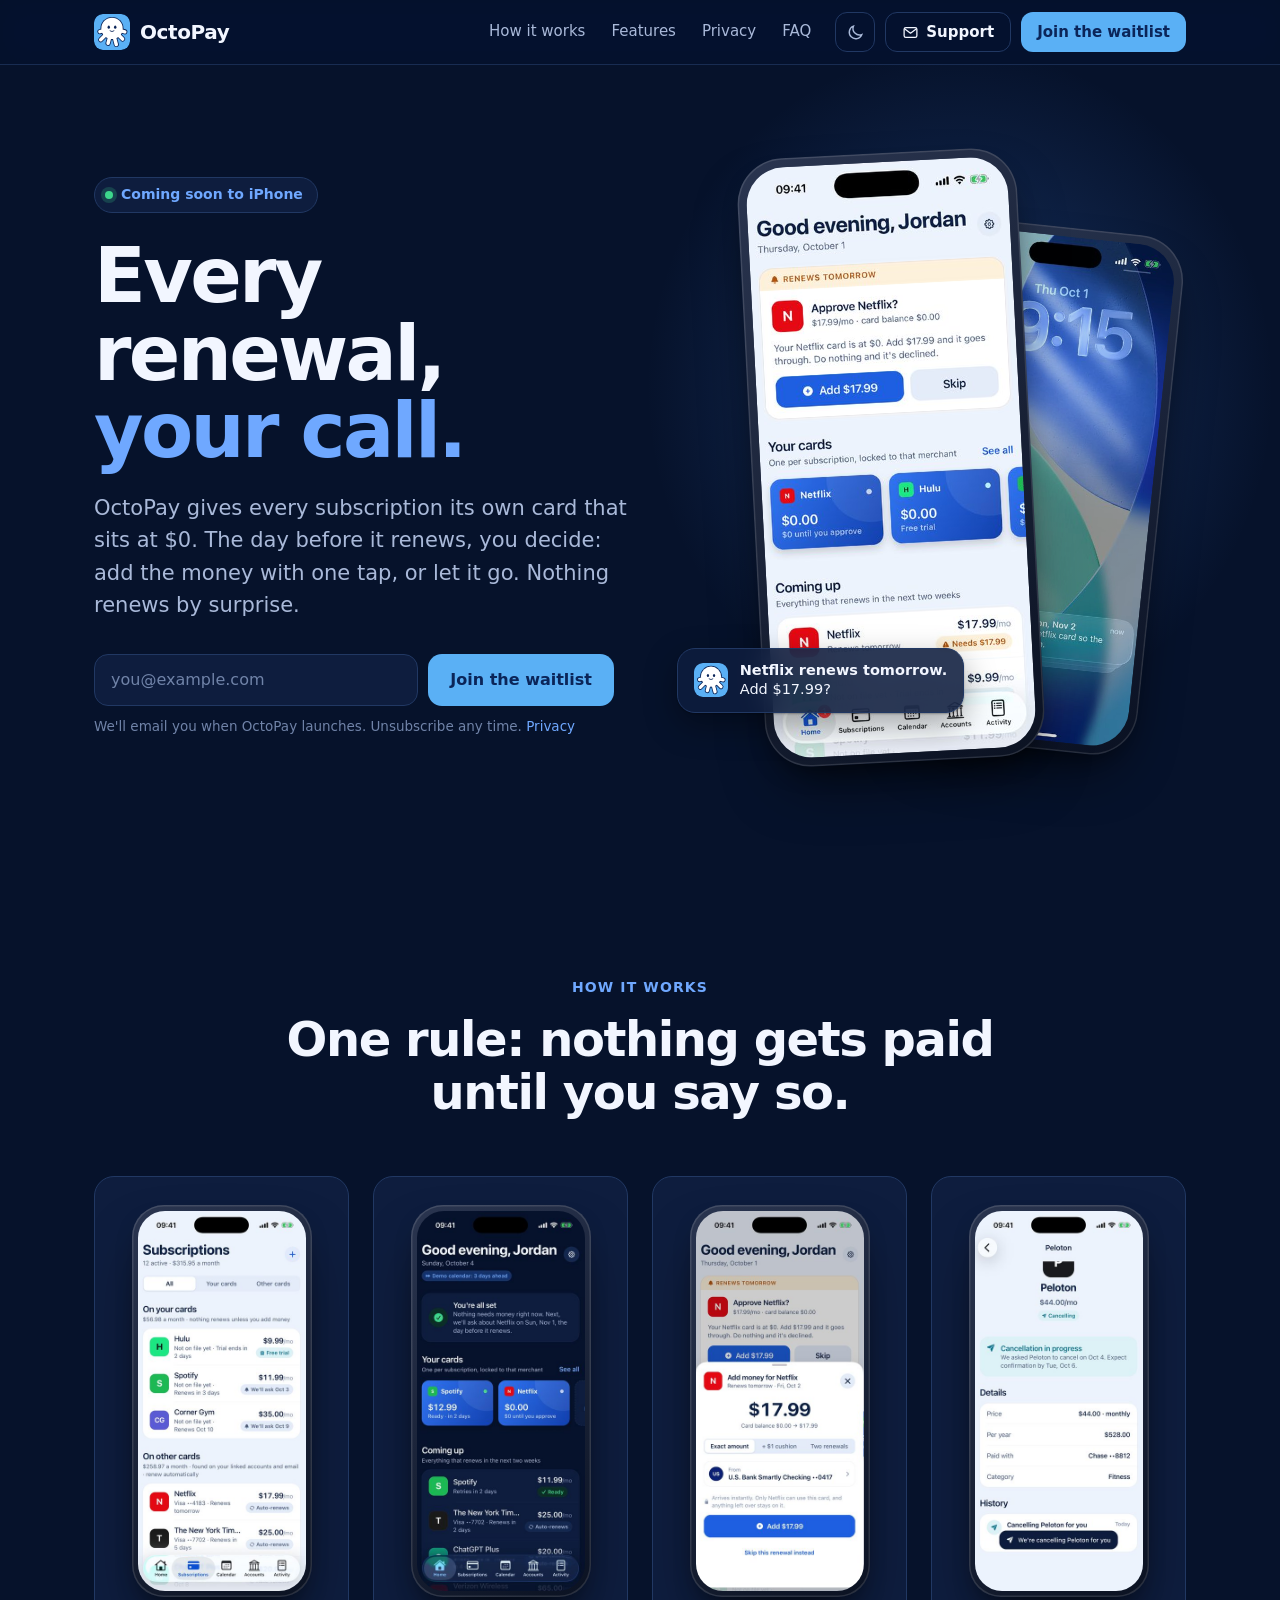
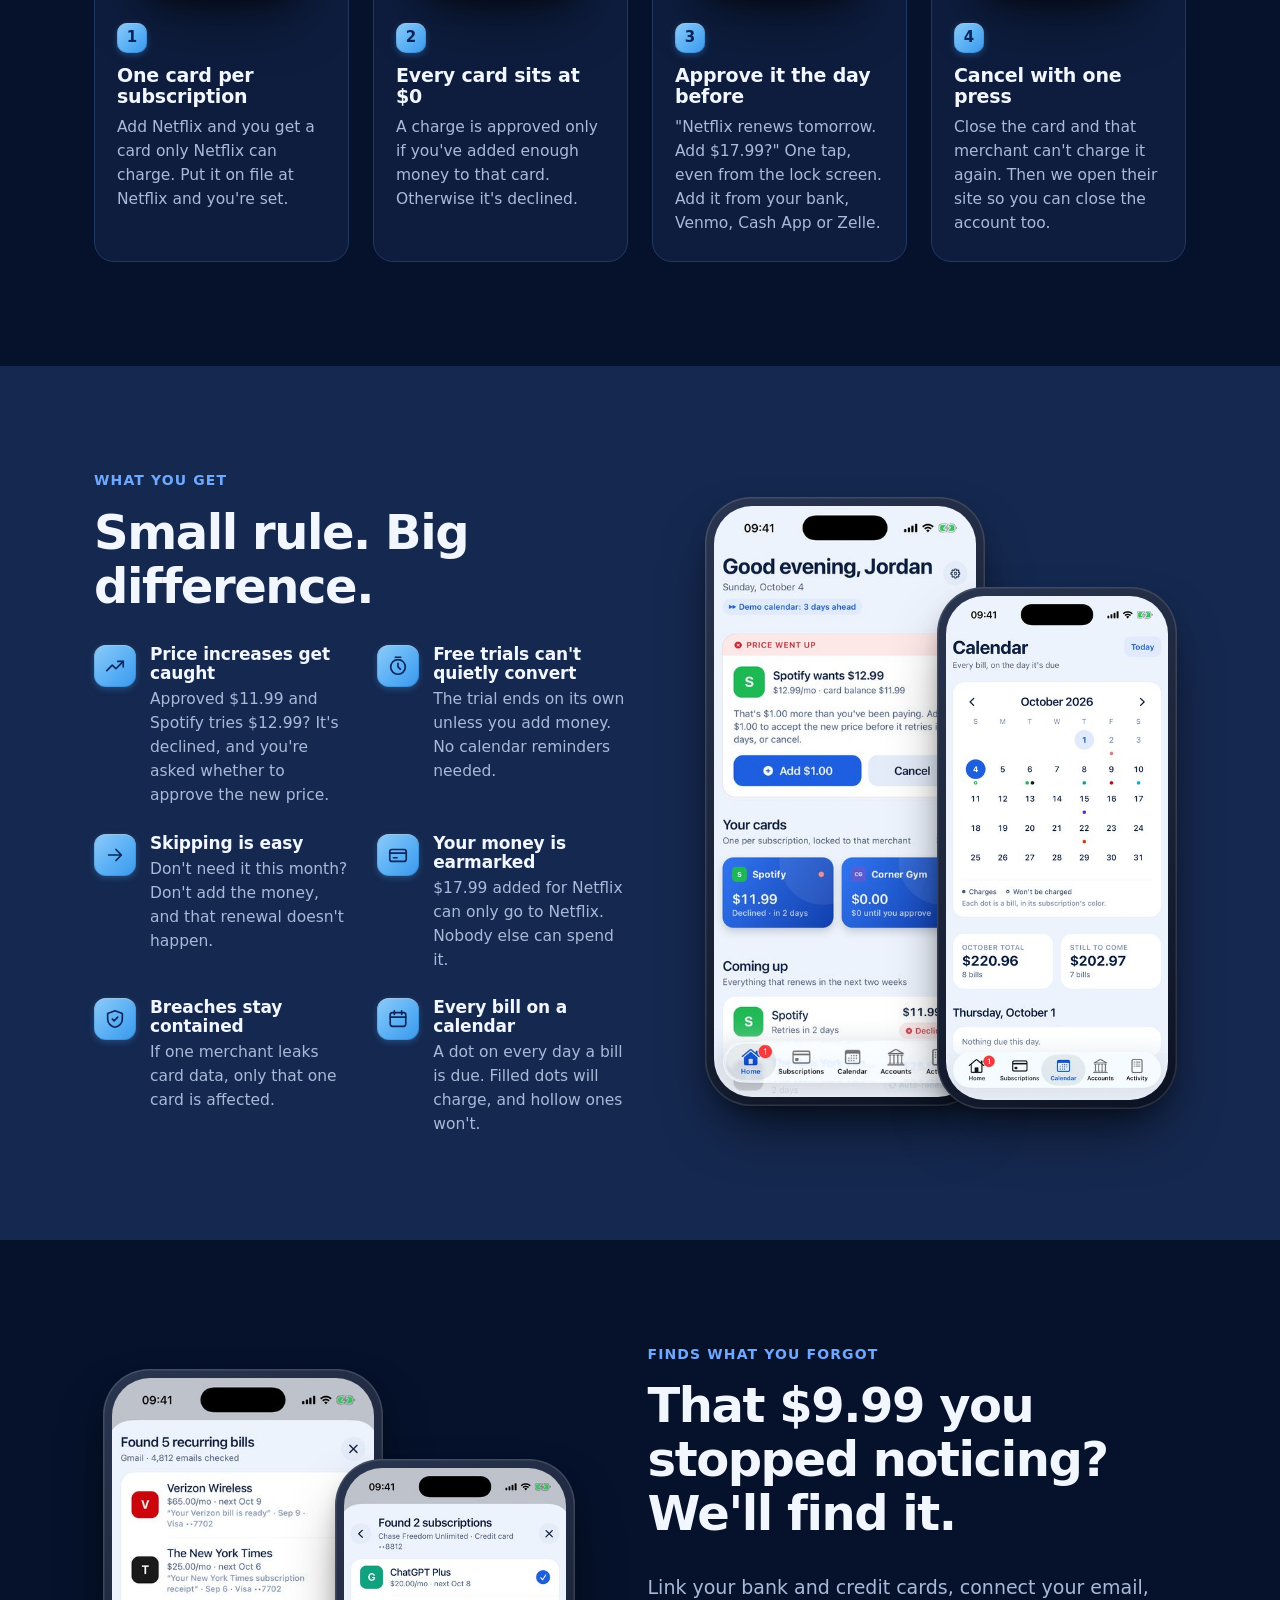
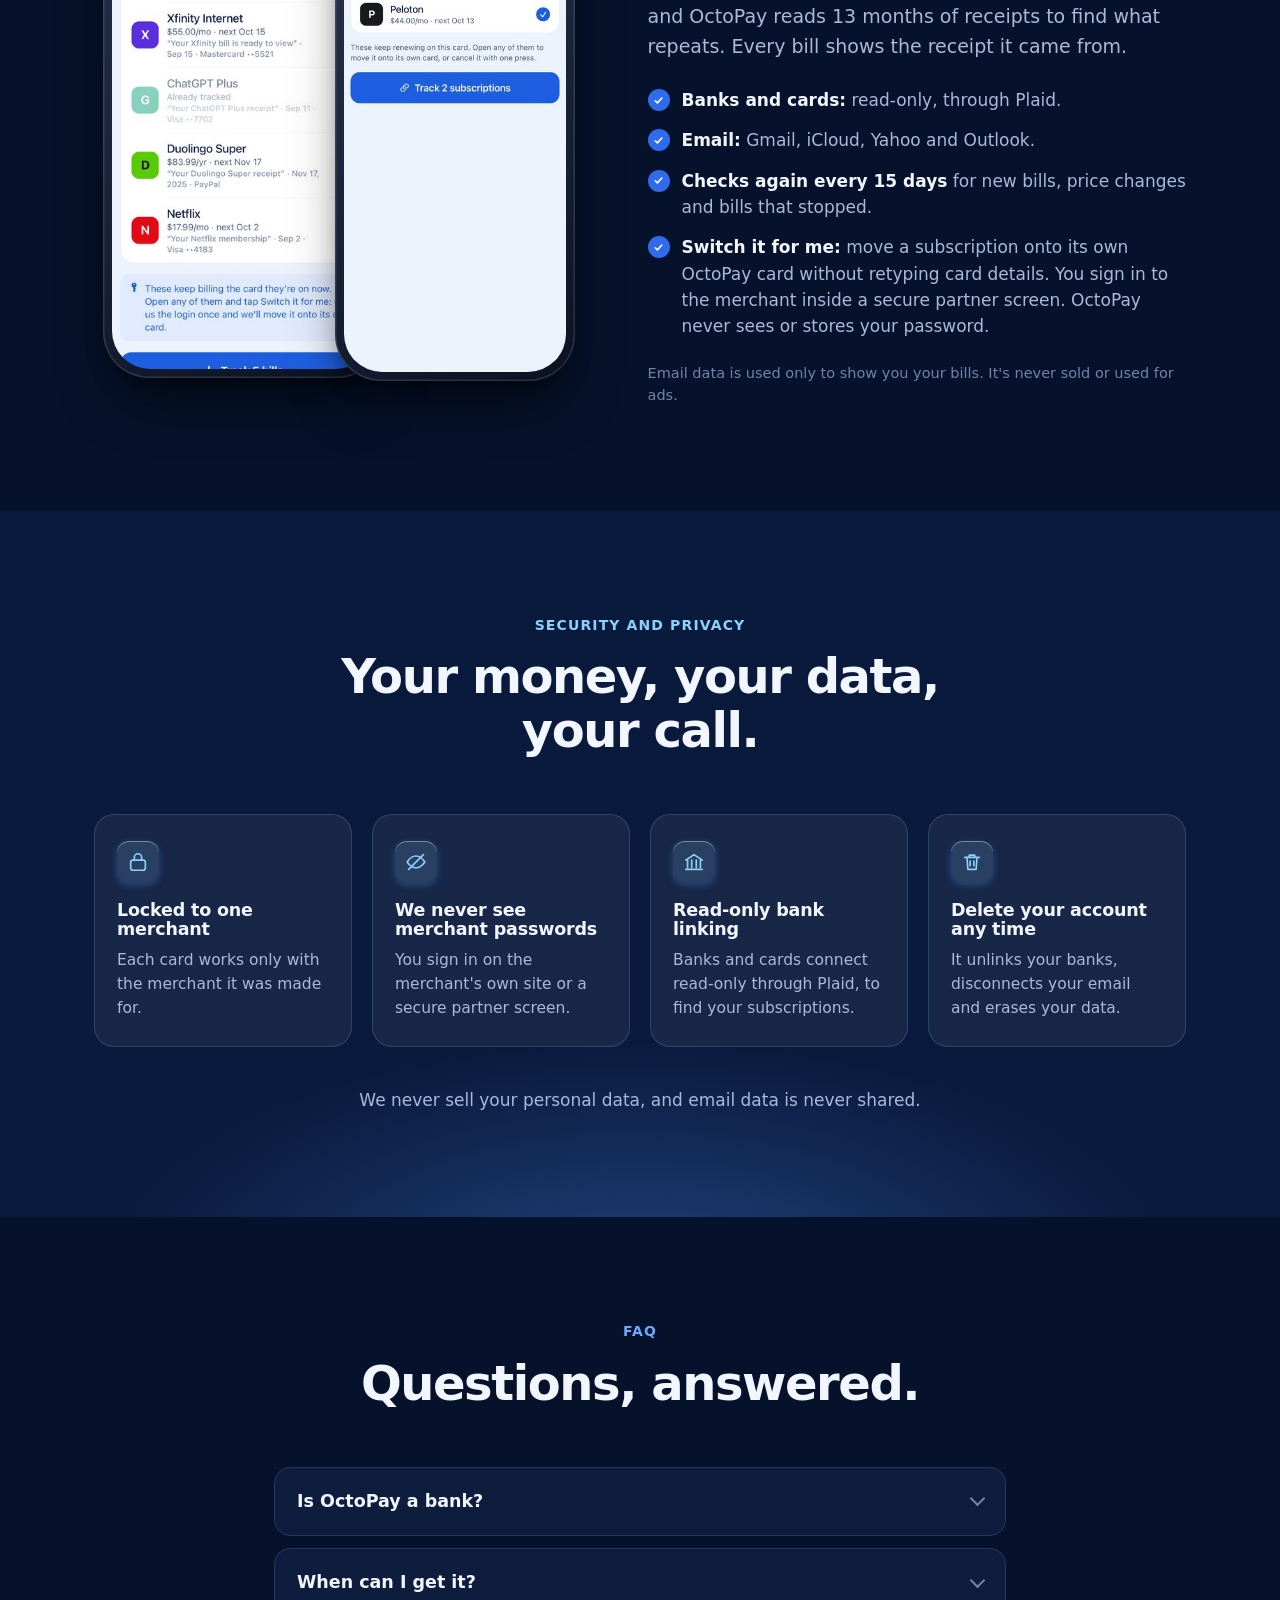
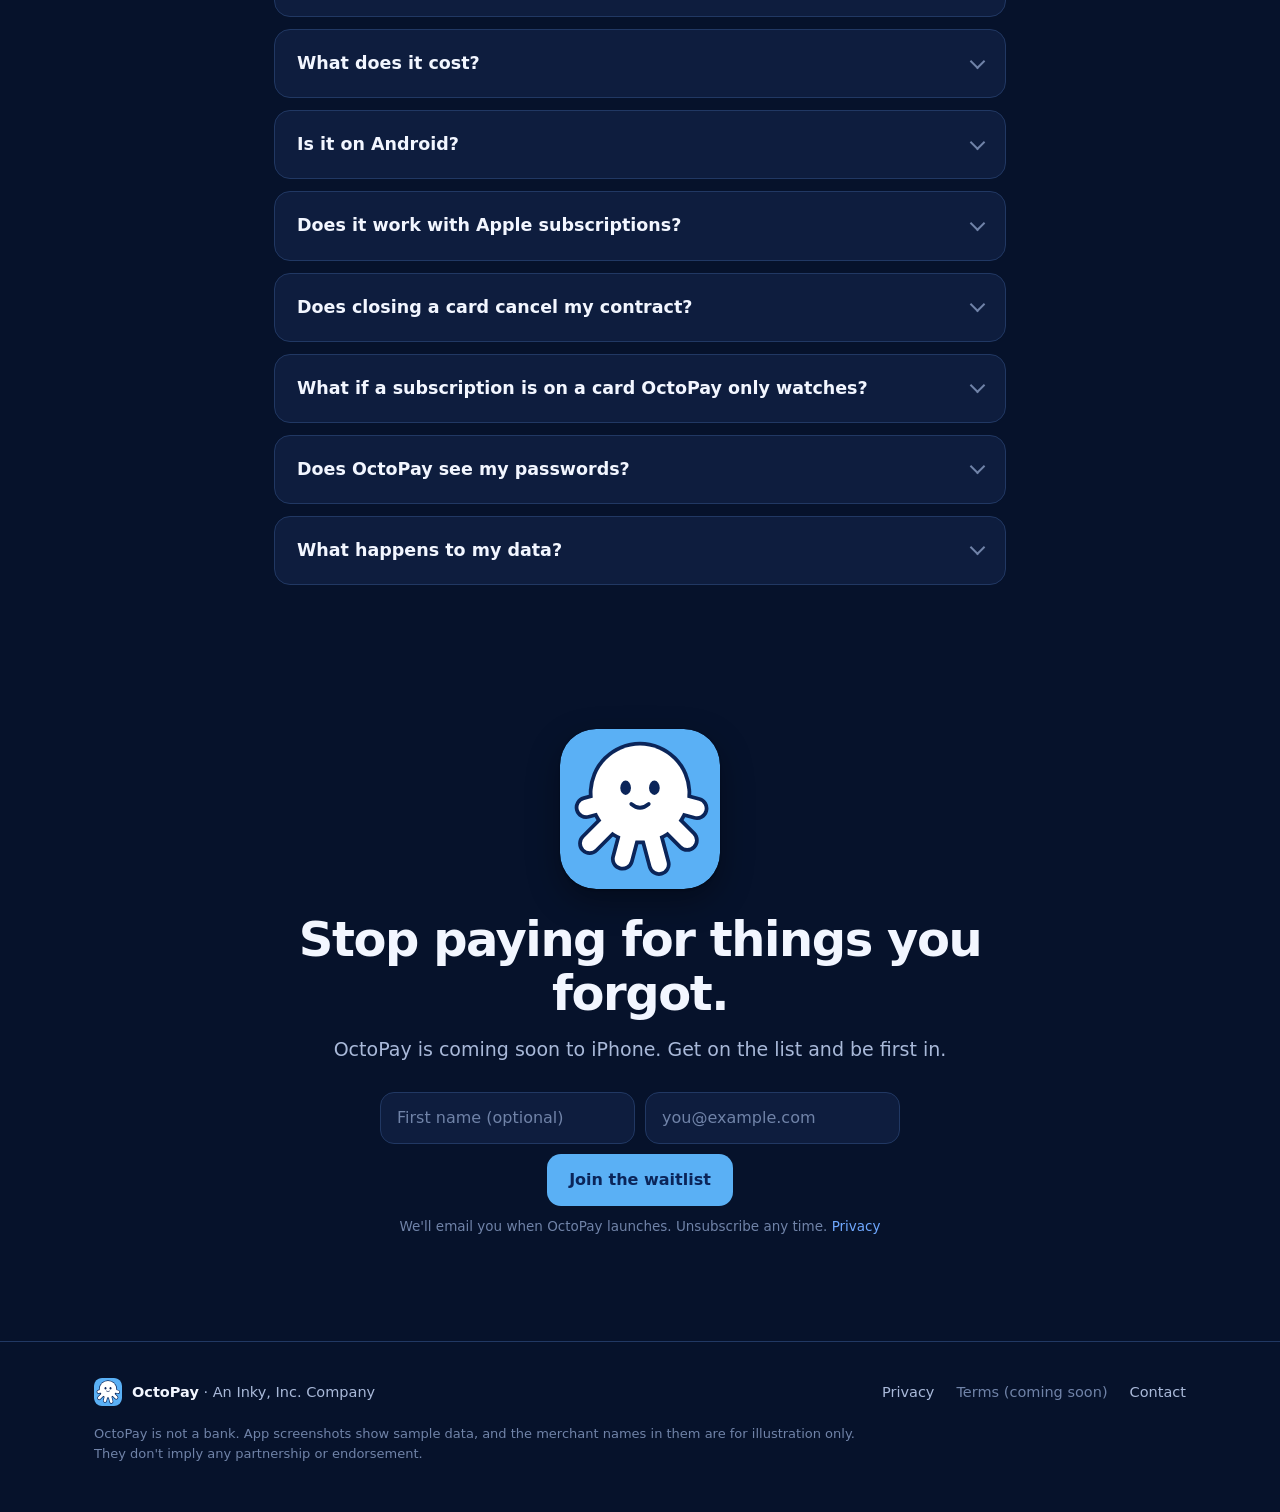
<file: index.html>
<!doctype html>
<html lang="en">
<head>
  <meta charset="utf-8">
  <meta name="viewport" content="width=device-width, initial-scale=1, viewport-fit=cover">
  <title>OctoPay · Every renewal, your call.</title>
  <meta name="description" content="OctoPay gives every subscription its own card that sits at $0. The day before it renews, you decide. Coming soon to iPhone. Join the waitlist.">
  <meta name="color-scheme" content="dark light">
  <meta name="theme-color" content="#06122B">
  <link rel="icon" type="image/svg+xml" href="img/logo.svg">
  <link rel="icon" type="image/png" sizes="32x32" href="img/favicon-32.png">
  <link rel="apple-touch-icon" href="img/apple-touch-icon.png">
  <meta property="og:type" content="website">
  <meta property="og:title" content="OctoPay · Every renewal, your call.">
  <meta property="og:description" content="One card per subscription. Every card sits at $0. Nothing renews unless you approve it. Coming soon to iPhone.">
  <meta property="og:image" content="https://getoctopay.com/img/og.jpg">
  <meta property="og:url" content="https://getoctopay.com/">
  <meta name="twitter:card" content="summary_large_image">
  <link rel="stylesheet" href="styles.css?v=4">
  <script>
    try { var t = localStorage.getItem('octopay-theme'); if (t) document.documentElement.dataset.theme = t; } catch (e) {}
  </script>
</head>
<body>
  <a class="skip" href="#main">Skip to content</a>

  <header class="site-header">
    <div class="wrap header-inner">
      <a class="brand" href="#top" aria-label="OctoPay home">
        <img src="img/logo.svg" width="36" height="36" alt="">
        <span>OctoPay</span>
      </a>
      <nav class="nav" aria-label="Main">
        <a href="#how">How it works</a>
        <a href="#features">Features</a>
        <a href="#privacy">Privacy</a>
        <a href="#faq">FAQ</a>
      </nav>
      <div class="header-actions">
        <button class="theme-toggle" type="button" aria-label="Switch between light and dark mode">
          <svg class="i-sun" viewBox="0 0 24 24" aria-hidden="true"><circle cx="12" cy="12" r="4.2"/><path d="M12 2.5v2.2M12 19.3v2.2M4.6 4.6l1.6 1.6M17.8 17.8l1.6 1.6M2.5 12h2.2M19.3 12h2.2M4.6 19.4l1.6-1.6M17.8 6.2l1.6-1.6"/></svg>
          <svg class="i-moon" viewBox="0 0 24 24" aria-hidden="true"><path d="M20 14.6A8.2 8.2 0 0 1 9.4 4a8.2 8.2 0 1 0 10.6 10.6Z"/></svg>
        </button>
        <a class="btn btn-small btn-ghost btn-support" href="mailto:support@getoctopay.com">
          <svg viewBox="0 0 24 24" aria-hidden="true"><rect x="3" y="5" width="18" height="14" rx="2.5"/><path d="m4 7 8 6 8-6"/></svg>
          Support
        </a>
        <a class="btn btn-small btn-join" href="#join">Join the waitlist</a>
      </div>
    </div>
  </header>

  <main id="main">
    <!-- Hero -->
    <section class="hero" id="top">
      <div class="wrap hero-grid">
        <div class="hero-copy">
          <p class="pill"><span class="dot"></span>Coming soon to iPhone</p>
          <h1>Every renewal,<br><span class="accent">your call.</span></h1>
          <p class="lede">OctoPay gives every subscription its own card that sits at $0. The day before it renews, you decide: add the money with one tap, or let it go. Nothing renews by surprise.</p>
          <form class="waitlist" data-waitlist novalidate>
            <input type="hidden" name="_subject" value="New OctoPay waitlist sign-up">
            <input type="hidden" name="_template" value="table">
            <input type="text" name="_honey" class="hp" tabindex="-1" autocomplete="off" aria-hidden="true">
            <label class="sr-only" for="hero-email">Email address</label>
            <input id="hero-email" name="email" type="email" inputmode="email" autocomplete="email" placeholder="you@example.com" required>
            <button class="btn" type="submit">Join the waitlist</button>
            <p class="form-note">We'll email you when OctoPay launches. Unsubscribe any time. <a href="privacy.html">Privacy</a></p>
            <p class="form-status" role="status" aria-live="polite"></p>
          </form>
        </div>
        <div class="hero-art" aria-hidden="true">
          <div class="phone phone-back">
            <img src="img/55-lock-reminder-390.jpg" srcset="img/55-lock-reminder-390.jpg 390w, img/55-lock-reminder-780.jpg 780w" sizes="240px" width="390" height="848" alt="">
          </div>
          <div class="phone phone-front">
            <img src="img/33-home-approve-390.jpg" srcset="img/33-home-approve-390.jpg 390w, img/33-home-approve-780.jpg 780w" sizes="280px" width="390" height="848" alt="">
          </div>
          <div class="bubble">
            <img src="img/logo.svg" width="34" height="34" alt="">
            <div><strong>Netflix renews tomorrow.</strong><br>Add $17.99?</div>
          </div>
        </div>
      </div>
    </section>

    <!-- How it works -->
    <section class="section" id="how">
      <div class="wrap">
        <header class="section-head">
          <p class="eyebrow">How it works</p>
          <h2>One rule: nothing gets paid until you say so.</h2>
        </header>
        <ol class="steps">
          <li class="step">
            <figure class="phone phone-sm"><img src="img/26-subscriptions-390.jpg" srcset="img/26-subscriptions-390.jpg 390w, img/26-subscriptions-780.jpg 780w" sizes="220px" width="390" height="848" loading="lazy" alt="The Subscriptions screen, listing each subscription and the card it bills to."></figure>
            <span class="step-num">1</span>
            <h3>One card per subscription</h3>
            <p>Add Netflix and you get a card only Netflix can charge. Put it on file at Netflix and you're set.</p>
          </li>
          <li class="step">
            <figure class="phone phone-sm"><img src="img/60-home-dark-390.jpg" srcset="img/60-home-dark-390.jpg 390w, img/60-home-dark-780.jpg 780w" sizes="220px" width="390" height="848" loading="lazy" alt="The home screen in dark mode, showing cards that each hold $0."></figure>
            <span class="step-num">2</span>
            <h3>Every card sits at $0</h3>
            <p>A charge is approved only if you've added enough money to that card. Otherwise it's declined.</p>
          </li>
          <li class="step">
            <figure class="phone phone-sm"><img src="img/34-fund-sheet-390.jpg" srcset="img/34-fund-sheet-390.jpg 390w, img/34-fund-sheet-780.jpg 780w" sizes="220px" width="390" height="848" loading="lazy" alt="The add-money sheet: Add $17.99 for Netflix."></figure>
            <span class="step-num">3</span>
            <h3>Approve it the day before</h3>
            <p>"Netflix renews tomorrow. Add $17.99?" One tap, even from the lock screen. Add it from your bank, Venmo, Cash App or Zelle.</p>
          </li>
          <li class="step">
            <figure class="phone phone-sm"><img src="img/44-cancelled-390.jpg" srcset="img/44-cancelled-390.jpg 390w, img/44-cancelled-780.jpg 780w" sizes="220px" width="390" height="848" loading="lazy" alt="A Peloton subscription marked as cancelling."></figure>
            <span class="step-num">4</span>
            <h3>Cancel with one press</h3>
            <p>Close the card and that merchant can't charge it again. Then we open their site so you can close the account too.</p>
          </li>
        </ol>
      </div>
    </section>

    <!-- What you get -->
    <section class="section section-tint" id="features">
      <div class="wrap feature-grid">
        <div class="feature-copy">
          <header class="section-head left">
            <p class="eyebrow">What you get</p>
            <h2>Small rule. Big difference.</h2>
          </header>
          <ul class="benefits">
            <li>
              <span class="ico" aria-hidden="true"><svg viewBox="0 0 24 24"><path d="M3 17l6-6 4 4 8-8"/><path d="M15 7h6v6"/></svg></span>
              <div><h3>Price increases get caught</h3><p>Approved $11.99 and Spotify tries $12.99? It's declined, and you're asked whether to approve the new price.</p></div>
            </li>
            <li>
              <span class="ico" aria-hidden="true"><svg viewBox="0 0 24 24"><circle cx="12" cy="13" r="8"/><path d="M12 9v4l2.5 2.5M9 2.5h6"/></svg></span>
              <div><h3>Free trials can't quietly convert</h3><p>The trial ends on its own unless you add money. No calendar reminders needed.</p></div>
            </li>
            <li>
              <span class="ico" aria-hidden="true"><svg viewBox="0 0 24 24"><path d="M5 12h14M13 6l6 6-6 6"/></svg></span>
              <div><h3>Skipping is easy</h3><p>Don't need it this month? Don't add the money, and that renewal doesn't happen.</p></div>
            </li>
            <li>
              <span class="ico" aria-hidden="true"><svg viewBox="0 0 24 24"><rect x="3" y="6" width="18" height="13" rx="2.5"/><path d="M3 10h18M7 15h4"/></svg></span>
              <div><h3>Your money is earmarked</h3><p>$17.99 added for Netflix can only go to Netflix. Nobody else can spend it.</p></div>
            </li>
            <li>
              <span class="ico" aria-hidden="true"><svg viewBox="0 0 24 24"><path d="M12 3l8 3v6c0 4.5-3.4 8.2-8 9-4.6-.8-8-4.5-8-9V6l8-3Z"/><path d="M9 12l2 2 4-4"/></svg></span>
              <div><h3>Breaches stay contained</h3><p>If one merchant leaks card data, only that one card is affected.</p></div>
            </li>
            <li>
              <span class="ico" aria-hidden="true"><svg viewBox="0 0 24 24"><rect x="3.5" y="5" width="17" height="15" rx="2.5"/><path d="M3.5 10h17M8 3v4M16 3v4"/></svg></span>
              <div><h3>Every bill on a calendar</h3><p>A dot on every day a bill is due. Filled dots will charge, and hollow ones won't.</p></div>
            </li>
          </ul>
        </div>
        <div class="feature-art">
          <figure class="phone"><img src="img/41-price-increase-390.jpg" srcset="img/41-price-increase-390.jpg 390w, img/41-price-increase-780.jpg 780w" sizes="280px" width="390" height="848" loading="lazy" alt="A price increase alert: Spotify wants $12.99, $1.00 more than you've been paying."></figure>
          <figure class="phone phone-offset"><img src="img/49-calendar-390.jpg" srcset="img/49-calendar-390.jpg 390w, img/49-calendar-780.jpg 780w" sizes="240px" width="390" height="848" loading="lazy" alt="The bill calendar for October, with a dot on each day a bill is due."></figure>
        </div>
      </div>
    </section>

    <!-- Finds what you forgot -->
    <section class="section" id="find">
      <div class="wrap feature-grid reverse">
        <div class="feature-art">
          <figure class="phone"><img src="img/17-inbox-found-390.jpg" srcset="img/17-inbox-found-390.jpg 390w, img/17-inbox-found-780.jpg 780w" sizes="280px" width="390" height="848" loading="lazy" alt="Email scan results: Found 5 recurring bills."></figure>
          <figure class="phone phone-offset"><img src="img/11-link-found-390.jpg" srcset="img/11-link-found-390.jpg 390w, img/11-link-found-780.jpg 780w" sizes="240px" width="390" height="848" loading="lazy" alt="Card scan results: Found 2 subscriptions on a linked credit card."></figure>
        </div>
        <div class="feature-copy">
          <header class="section-head left">
            <p class="eyebrow">Finds what you forgot</p>
            <h2>That $9.99 you stopped noticing? We'll find it.</h2>
          </header>
          <p class="body-lg">Link your bank and credit cards, connect your email, and OctoPay reads 13 months of receipts to find what repeats. Every bill shows the receipt it came from.</p>
          <ul class="checks">
            <li><strong>Banks and cards:</strong> read-only, through Plaid.</li>
            <li><strong>Email:</strong> Gmail, iCloud, Yahoo and Outlook.</li>
            <li><strong>Checks again every 15 days</strong> for new bills, price changes and bills that stopped.</li>
            <li><strong>Switch it for me:</strong> move a subscription onto its own OctoPay card without retyping card details. You sign in to the merchant inside a secure partner screen. OctoPay never sees or stores your password.</li>
          </ul>
          <p class="fine">Email data is used only to show you your bills. It's never sold or used for ads.</p>
        </div>
      </div>
    </section>

    <!-- Security and privacy -->
    <section class="section section-navy" id="privacy">
      <div class="wrap">
        <header class="section-head">
          <p class="eyebrow">Security and privacy</p>
          <h2>Your money, your data, your call.</h2>
        </header>
        <div class="tiles">
          <div class="tile">
            <span class="ico" aria-hidden="true"><svg viewBox="0 0 24 24"><rect x="4" y="10" width="16" height="11" rx="2.5"/><path d="M8 10V7a4 4 0 0 1 8 0v3"/></svg></span>
            <h3>Locked to one merchant</h3>
            <p>Each card works only with the merchant it was made for.</p>
          </div>
          <div class="tile">
            <span class="ico" aria-hidden="true"><svg viewBox="0 0 24 24"><path d="M2.5 12s3.5-6.5 9.5-6.5 9.5 6.5 9.5 6.5-3.5 6.5-9.5 6.5S2.5 12 2.5 12Z"/><path d="M4 20 20 4"/></svg></span>
            <h3>We never see merchant passwords</h3>
            <p>You sign in on the merchant's own site or a secure partner screen.</p>
          </div>
          <div class="tile">
            <span class="ico" aria-hidden="true"><svg viewBox="0 0 24 24"><path d="M3 10 12 4l9 6M5 10v8M19 10v8M9.5 10v8M14.5 10v8M3 20h18"/></svg></span>
            <h3>Read-only bank linking</h3>
            <p>Banks and cards connect read-only through Plaid, to find your subscriptions.</p>
          </div>
          <div class="tile">
            <span class="ico" aria-hidden="true"><svg viewBox="0 0 24 24"><path d="M4 7h16M9 7V4.5h6V7M6.5 7l1 13h9l1-13M10 11v5M14 11v5"/></svg></span>
            <h3>Delete your account any time</h3>
            <p>It unlinks your banks, disconnects your email and erases your data.</p>
          </div>
        </div>
        <p class="tiles-note">We never sell your personal data, and email data is never shared.</p>
      </div>
    </section>

    <!-- FAQ -->
    <section class="section" id="faq">
      <div class="wrap narrow">
        <header class="section-head">
          <p class="eyebrow">FAQ</p>
          <h2>Questions, answered.</h2>
        </header>
        <div class="faq">
          <details>
            <summary>Is OctoPay a bank?</summary>
            <p>No. OctoPay is not a bank. When OctoPay launches, its cards will be issued by a partner bank.</p>
          </details>
          <details>
            <summary>When can I get it?</summary>
            <p>OctoPay is coming soon to iPhone. Join the waitlist and we'll email you when it's ready.</p>
          </details>
          <details>
            <summary>What does it cost?</summary>
            <p>Pricing hasn't been set yet. Joining the waitlist is free.</p>
          </details>
          <details>
            <summary>Is it on Android?</summary>
            <p>No. OctoPay is iPhone only.</p>
          </details>
          <details>
            <summary>Does it work with Apple subscriptions?</summary>
            <p>OctoPay finds and tracks subscriptions billed through Apple (App Store and iCloud). Apple only lets you cancel those yourself, so OctoPay opens the right page for you.</p>
          </details>
          <details>
            <summary>Does closing a card cancel my contract?</summary>
            <p>Closing the card stops that merchant from charging it, but it may not end your agreement with them. A gym, for example, could still bill you another way. That's why OctoPay also opens the merchant's site so you can close the account itself.</p>
          </details>
          <details>
            <summary>What if a subscription is on a card OctoPay only watches?</summary>
            <p>OctoPay opens the merchant's cancel page for you. Or move it onto its own OctoPay card first, so it can't renew without your approval.</p>
          </details>
          <details>
            <summary>Does OctoPay see my passwords?</summary>
            <p>No. When you switch a subscription, you sign in to the merchant inside a secure partner screen. OctoPay never sees or stores your password.</p>
          </details>
          <details>
            <summary>What happens to my data?</summary>
            <p>Email data is used only to show you your bills, and it's never sold, shared or used for ads. We never sell your personal data. You can delete your account at any time, which erases your data.</p>
          </details>
        </div>
      </div>
    </section>

    <!-- Final CTA -->
    <section class="section cta" id="join">
      <div class="wrap narrow cta-inner">
        <img src="img/logo.svg" width="160" height="160" loading="lazy" alt="The OctoPay logo: a smiling white octopus on a light blue tile.">
        <h2>Stop paying for things you forgot.</h2>
        <p class="body-lg">OctoPay is coming soon to iPhone. Get on the list and be first in.</p>
        <form class="waitlist waitlist-full" data-waitlist novalidate>
          <input type="hidden" name="_subject" value="New OctoPay waitlist sign-up">
          <input type="hidden" name="_template" value="table">
          <input type="text" name="_honey" class="hp" tabindex="-1" autocomplete="off" aria-hidden="true">
          <label class="sr-only" for="cta-name">First name (optional)</label>
          <input id="cta-name" name="first_name" type="text" autocomplete="given-name" placeholder="First name (optional)">
          <label class="sr-only" for="cta-email">Email address</label>
          <input id="cta-email" name="email" type="email" inputmode="email" autocomplete="email" placeholder="you@example.com" required>
          <button class="btn" type="submit">Join the waitlist</button>
          <p class="form-note">We'll email you when OctoPay launches. Unsubscribe any time. <a href="privacy.html">Privacy</a></p>
          <p class="form-status" role="status" aria-live="polite"></p>
        </form>
      </div>
    </section>
  </main>

  <footer class="site-footer">
    <div class="wrap footer-inner">
      <div class="footer-brand">
        <img src="img/logo.svg" width="28" height="28" alt="">
        <span><strong>OctoPay</strong> · An Inky, Inc. Company</span>
      </div>
      <nav class="footer-links" aria-label="Footer">
        <a href="privacy.html">Privacy</a>
        <span class="muted">Terms (coming soon)</span>
        <a href="mailto:support@getoctopay.com">Contact</a>
      </nav>
      <p class="footer-fine">OctoPay is not a bank. App screenshots show sample data, and the merchant names in them are for illustration only. They don't imply any partnership or endorsement.</p>
    </div>
  </footer>

  <script src="main.js?v=4" defer></script>
</body>
</html>
</file>
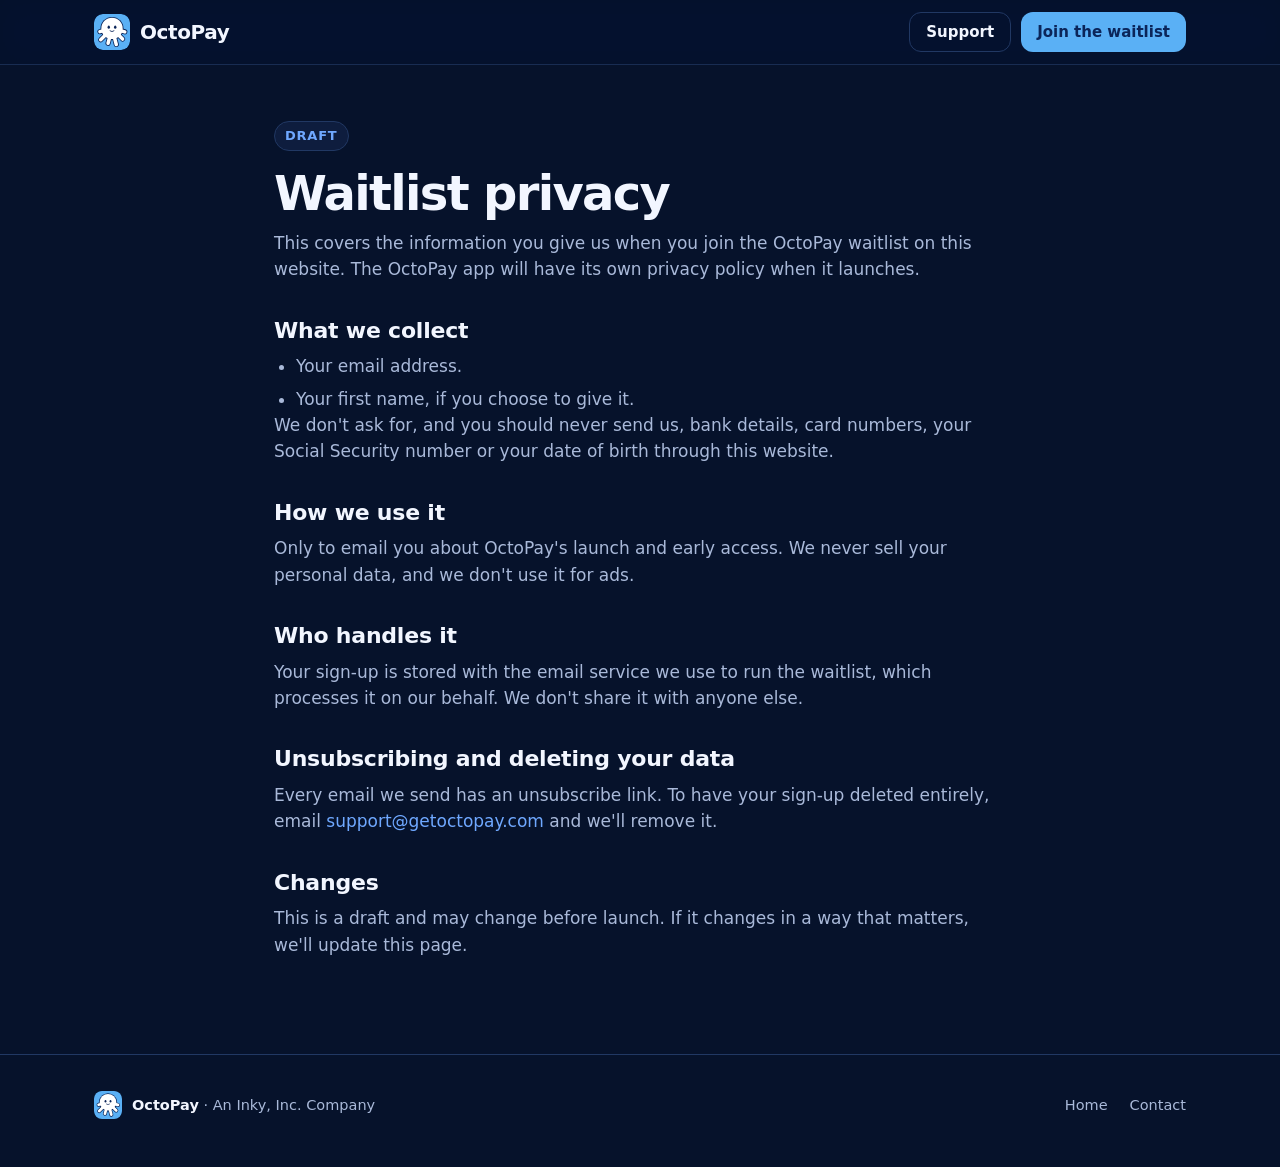
<file: privacy.html>
<!doctype html>
<html lang="en">
<head>
  <meta charset="utf-8">
  <meta name="viewport" content="width=device-width, initial-scale=1, viewport-fit=cover">
  <title>Waitlist Privacy · OctoPay</title>
  <meta name="description" content="How OctoPay handles the information you give us when you join the waitlist.">
  <meta name="color-scheme" content="dark light">
  <meta name="robots" content="noindex">
  <link rel="icon" type="image/svg+xml" href="img/logo.svg">
  <link rel="icon" type="image/png" sizes="32x32" href="img/favicon-32.png">
  <link rel="apple-touch-icon" href="img/apple-touch-icon.png">
  <link rel="stylesheet" href="styles.css?v=4">
  <script>
    try { var t = localStorage.getItem('octopay-theme'); if (t) document.documentElement.dataset.theme = t; } catch (e) {}
  </script>
  <style>
    .legal { padding: 56px 0 96px; }
    .legal h1 { font-size: clamp(34px, 5vw, 48px); margin-bottom: 12px; }
    .legal h2 { font-size: 22px; letter-spacing: -0.01em; margin: 36px 0 10px; }
    .legal p, .legal li { color: var(--text-2); }
    .legal p + p { margin-top: 12px; }
    .legal ul { padding-left: 22px; margin: 10px 0 0; }
    .legal li + li { margin-top: 6px; }
    .draft {
      display: inline-block; font-size: 13px; font-weight: 700; letter-spacing: .06em; text-transform: uppercase;
      color: var(--accent); background: var(--surface); border: 1px solid var(--border);
      padding: 4px 10px; border-radius: 999px; margin-bottom: 18px;
    }
  </style>
</head>
<body>
  <header class="site-header">
    <div class="wrap header-inner">
      <a class="brand" href="index.html" aria-label="OctoPay home">
        <img src="img/logo.svg" width="36" height="36" alt="">
        <span>OctoPay</span>
      </a>
      <div class="header-actions" style="margin-left:auto">
        <a class="btn btn-small btn-ghost" href="mailto:support@getoctopay.com">Support</a>
        <a class="btn btn-small btn-join" href="index.html#join">Join the waitlist</a>
      </div>
    </div>
  </header>

  <main class="legal">
    <div class="wrap narrow">
      <span class="draft">Draft</span>
      <h1>Waitlist privacy</h1>
      <p>This covers the information you give us when you join the OctoPay waitlist on this website. The OctoPay app will have its own privacy policy when it launches.</p>

      <h2>What we collect</h2>
      <ul>
        <li>Your email address.</li>
        <li>Your first name, if you choose to give it.</li>
      </ul>
      <p>We don't ask for, and you should never send us, bank details, card numbers, your Social Security number or your date of birth through this website.</p>

      <h2>How we use it</h2>
      <p>Only to email you about OctoPay's launch and early access. We never sell your personal data, and we don't use it for ads.</p>

      <h2>Who handles it</h2>
      <p>Your sign-up is stored with the email service we use to run the waitlist, which processes it on our behalf. We don't share it with anyone else.</p>

      <h2>Unsubscribing and deleting your data</h2>
      <p>Every email we send has an unsubscribe link. To have your sign-up deleted entirely, email <a href="mailto:support@getoctopay.com">support@getoctopay.com</a> and we'll remove it.</p>

      <h2>Changes</h2>
      <p>This is a draft and may change before launch. If it changes in a way that matters, we'll update this page.</p>
    </div>
  </main>

  <footer class="site-footer">
    <div class="wrap footer-inner">
      <div class="footer-brand">
        <img src="img/logo.svg" width="28" height="28" alt="">
        <span><strong>OctoPay</strong> · An Inky, Inc. Company</span>
      </div>
      <nav class="footer-links" aria-label="Footer">
        <a href="index.html">Home</a>
        <a href="mailto:support@getoctopay.com">Contact</a>
      </nav>
    </div>
  </footer>
</body>
</html>
</file>
<file: styles.css>
/* OctoPay marketing site. Colors are the app's tokens (see CLAUDE.md, "Brand").
   Dark is the default for everyone; the header toggle switches to light. */

:root {
  --blue: #1D5FE0;
  --deep: #0F3DA8;
  --sky: #4A8CF5;
  --light: #8DD0FB;
  --navy: #0B2559;
  --card-a: #3175F2;
  --card-b: #1240AE;

  --bg: #06122B;
  --surface: #0E1D3E;
  --surface-muted: #15284F;
  --border: #213863;
  --text: #F2F6FF;
  --text-2: #A9B9D9;
  --text-3: #7083A8;
  --accent: #6FA8FF;
  --accent-fill: #2F6BEA;
  --heading-accent: #6FA8FF;
  --success: #3DD68C;
  --danger: #FF6B6B;
  --header-bg: rgba(6, 18, 43, 0.82);
  --shadow: 0 1px 2px rgba(0, 0, 0, 0.3), 0 12px 32px rgba(0, 0, 0, 0.35);
  --phone-shadow: 0 30px 60px -20px rgba(0, 0, 0, 0.7), 0 12px 24px -12px rgba(0, 0, 0, 0.5);
  color-scheme: dark;

  --font: -apple-system, BlinkMacSystemFont, "Inter", system-ui, sans-serif;
  --radius: 20px;
  --wrap: 1140px;
}

:root[data-theme="light"] {
  --bg: #EDF3FD;
  --surface: #FFFFFF;
  --surface-muted: #E4ECFA;
  --border: #D3DFF4;
  --text: #0B1F44;
  --text-2: #4B5D80;
  --text-3: #8292B0;
  --accent: #1D5FE0;
  --accent-fill: #1D5FE0;
  --heading-accent: #0F3DA8;
  --success: #0F8A47;
  --danger: #D1242F;
  --header-bg: rgba(237, 243, 253, 0.82);
  --shadow: 0 1px 2px rgba(11, 31, 68, 0.06), 0 12px 32px rgba(11, 37, 89, 0.10);
  --phone-shadow: 0 30px 60px -20px rgba(11, 37, 89, 0.35), 0 12px 24px -12px rgba(11, 37, 89, 0.25);
  color-scheme: light;
}

*, *::before, *::after { box-sizing: border-box; }
html { scroll-behavior: smooth; scroll-padding-top: 76px; -webkit-text-size-adjust: 100%; }
@media (prefers-reduced-motion: reduce) { html { scroll-behavior: auto; } }
body {
  margin: 0;
  background: var(--bg);
  color: var(--text);
  font-family: var(--font);
  font-size: 17px;
  line-height: 1.55;
  -webkit-font-smoothing: antialiased;
  overflow-x: hidden;
}
img { max-width: 100%; display: block; }
a { color: var(--accent); text-decoration: none; }
a:hover { text-decoration: underline; }
h1, h2, h3 { margin: 0; letter-spacing: -0.02em; line-height: 1.12; }
p { margin: 0; }
:focus-visible { outline: 3px solid var(--sky); outline-offset: 2px; border-radius: 8px; }

.wrap { width: 100%; max-width: var(--wrap); margin: 0 auto; padding: 0 24px; }
.narrow { max-width: 780px; }
.sr-only { position: absolute; width: 1px; height: 1px; overflow: hidden; clip: rect(0 0 0 0); white-space: nowrap; }
.skip { position: absolute; left: -999px; top: 8px; background: var(--surface); padding: 8px 14px; border-radius: 10px; z-index: 100; }
.skip:focus { left: 8px; }
.muted { color: var(--text-3); }

/* Buttons */
.btn {
  display: inline-flex; align-items: center; justify-content: center;
  font: 600 16px/1 var(--font);
  color: var(--navy); background: #5AB0F5;
  border: 0; border-radius: 14px;
  padding: 0 22px; height: 52px;
  cursor: pointer; white-space: nowrap;
  transition: background .15s ease, transform .1s ease;
}
.btn:hover { background: #3F9EEF; text-decoration: none; }
.btn:active { transform: scale(0.98); }
.btn[disabled] { opacity: .6; cursor: progress; }
.btn-small { height: 40px; padding: 0 16px; font-size: 15px; border-radius: 12px; }
.btn-ghost { background: transparent; color: var(--text); border: 1px solid var(--border); gap: 7px; }
.btn-ghost:hover { background: var(--surface); color: var(--text); }
.btn-ghost svg { width: 17px; height: 17px; fill: none; stroke: currentColor; stroke-width: 1.8; stroke-linecap: round; stroke-linejoin: round; }
.hp { position: absolute; left: -10000px; width: 1px; height: 1px; opacity: 0; }

/* Header */
.site-header {
  position: sticky; top: 0; z-index: 50;
  background: var(--header-bg);
  -webkit-backdrop-filter: saturate(180%) blur(16px);
  backdrop-filter: saturate(180%) blur(16px);
  border-bottom: 1px solid color-mix(in srgb, var(--border) 70%, transparent);
}
.header-inner { display: flex; align-items: center; gap: 24px; height: 64px; }
.brand { display: flex; align-items: center; gap: 10px; color: var(--text); font-weight: 700; font-size: 20px; letter-spacing: -0.02em; }
.brand:hover { text-decoration: none; }
.brand img { border-radius: 9px; }
.nav { display: flex; gap: 26px; margin-left: auto; }
.nav a { color: var(--text-2); font-size: 15px; font-weight: 500; }
.nav a:hover { color: var(--text); text-decoration: none; }
.header-actions { display: flex; align-items: center; gap: 10px; }
.theme-toggle {
  width: 40px; height: 40px; border-radius: 12px;
  display: grid; place-items: center;
  background: transparent; border: 1px solid var(--border); color: var(--text-2);
  cursor: pointer;
}
.theme-toggle svg { width: 19px; height: 19px; fill: none; stroke: currentColor; stroke-width: 1.8; stroke-linecap: round; }
.theme-toggle .i-sun { display: none; }
:root[data-theme="light"] .theme-toggle .i-sun { display: block; }
:root[data-theme="light"] .theme-toggle .i-moon { display: none; }

/* Hero */
.hero { padding: 72px 0 96px; position: relative; overflow: hidden; }
.hero::before {
  content: ""; position: absolute; inset: -20% -10% auto auto; width: 70%; height: 120%;
  background: radial-gradient(closest-side, color-mix(in srgb, var(--sky) 28%, transparent), transparent 70%);
  pointer-events: none;
}
.hero-grid { display: grid; grid-template-columns: 1.05fr 1fr; gap: 48px; align-items: center; position: relative; }
.pill {
  display: inline-flex; align-items: center; gap: 8px;
  font-size: 14px; font-weight: 600; color: var(--accent);
  background: var(--surface); border: 1px solid var(--border);
  padding: 6px 14px 6px 10px; border-radius: 999px; margin-bottom: 24px;
}
.pill .dot { width: 8px; height: 8px; border-radius: 50%; background: var(--success); box-shadow: 0 0 0 4px color-mix(in srgb, var(--success) 20%, transparent); }
h1 { font-size: clamp(44px, 7vw, 76px); font-weight: 800; letter-spacing: -0.035em; line-height: 1.02; }
.accent { color: var(--accent); }
.lede { font-size: clamp(18px, 2vw, 21px); color: var(--text-2); margin: 22px 0 32px; max-width: 34em; }

/* Waitlist form */
.waitlist { display: flex; flex-wrap: wrap; gap: 10px; max-width: 520px; }
.waitlist input {
  flex: 1 1 220px; min-width: 0; height: 52px;
  font: 16px var(--font); color: var(--text);
  background: var(--surface); border: 1px solid var(--border); border-radius: 14px;
  padding: 0 16px;
}
.waitlist input::placeholder { color: var(--text-3); }
.waitlist input:focus { outline: none; border-color: var(--accent); box-shadow: 0 0 0 4px color-mix(in srgb, var(--accent) 22%, transparent); }
.waitlist input[aria-invalid="true"] { border-color: var(--danger); }
.form-note { flex-basis: 100%; font-size: 13.5px; color: var(--text-3); }
.form-status { flex-basis: 100%; font-size: 15px; font-weight: 500; min-height: 0; }
.form-status:empty { display: none; }
.form-status.ok { color: var(--success); }
.form-status.err { color: var(--danger); }
.waitlist.done input, .waitlist.done button { display: none; }
.waitlist-full { margin: 28px auto 0; justify-content: center; }
.waitlist-full .form-note, .waitlist-full .form-status { text-align: center; }

/* Phones */
.phone {
  margin: 0;
  width: 280px; aspect-ratio: 390 / 848;
  border-radius: 46px; padding: 9px;
  background: linear-gradient(145deg, #2a3550, #0b1222);
  box-shadow: var(--phone-shadow), inset 0 0 0 1.5px rgba(255, 255, 255, 0.12);
  flex-shrink: 0;
}
.phone img { width: 100%; height: 100%; object-fit: cover; border-radius: 38px; background: var(--surface-muted); }

.hero-art { position: relative; height: 640px; display: flex; justify-content: center; align-items: center; }
.phone-front { position: relative; z-index: 2; transform: translateX(-40px) rotate(-3deg); }
.phone-back { position: absolute; z-index: 1; width: 240px; transform: translate(110px, 30px) rotate(6deg); opacity: .95; }
.bubble {
  position: absolute; z-index: 3; left: 0; bottom: 64px;
  display: flex; align-items: center; gap: 12px;
  background: color-mix(in srgb, var(--surface) 88%, transparent);
  -webkit-backdrop-filter: blur(16px); backdrop-filter: blur(16px);
  border: 1px solid var(--border); border-radius: 18px;
  padding: 12px 16px; font-size: 14.5px; line-height: 1.35;
  box-shadow: var(--shadow);
  animation: float 6s ease-in-out infinite;
}
.bubble img { border-radius: 9px; }
@keyframes float { 50% { transform: translateY(-8px); } }
@media (prefers-reduced-motion: reduce) { .bubble { animation: none; } }

/* Sections */
.section { padding: 104px 0; }
.section-tint { background: var(--surface-muted); }
.section-head { text-align: center; max-width: 720px; margin: 0 auto 56px; }
.section-head.left { text-align: left; margin: 0 0 32px; }
.eyebrow { font-size: 14px; font-weight: 700; text-transform: uppercase; letter-spacing: 0.08em; color: var(--accent); margin-bottom: 14px; }
h2 { font-size: clamp(32px, 4.4vw, 48px); font-weight: 800; letter-spacing: -0.03em; }
h3 { font-size: 19px; font-weight: 700; letter-spacing: -0.01em; }
.body-lg { font-size: 19px; color: var(--text-2); }

/* Steps */
.steps { list-style: none; margin: 0; padding: 0; display: grid; grid-template-columns: repeat(4, 1fr); gap: 24px; }
.step {
  background: var(--surface); border: 1px solid var(--border); border-radius: var(--radius);
  padding: 28px 22px 26px; position: relative; overflow: hidden;
}
.step .phone-sm { width: 180px; margin: 0 auto 26px; border-radius: 32px; padding: 6px; }
.step .phone-sm img { border-radius: 27px; }
.step-num {
  display: inline-grid; place-items: center; width: 30px; height: 30px; border-radius: 10px;
  background: linear-gradient(135deg, #8DCBFA, #5AB0F5 55%, #3A98EC); color: var(--navy);
  box-shadow: inset 0 0 0 1px rgba(11, 37, 89, 0.14), inset 0 1px 0 rgba(255, 255, 255, 0.45), 0 2px 6px rgba(58, 152, 236, 0.35);
  font-weight: 700; font-size: 15px; margin-bottom: 12px;
}
.step h3 { margin-bottom: 8px; }
.step p { color: var(--text-2); font-size: 15.5px; }

/* Feature split */
.feature-grid { display: grid; grid-template-columns: 1.1fr 1fr; gap: 64px; align-items: center; }
.feature-grid.reverse { grid-template-columns: 1fr 1.1fr; }
.feature-art { display: flex; justify-content: center; align-items: flex-start; }
.feature-art .phone-offset { width: 240px; margin-left: -48px; margin-top: 90px; }
.benefits { list-style: none; margin: 0; padding: 0; display: grid; grid-template-columns: 1fr 1fr; gap: 26px 28px; }
.benefits li { display: flex; gap: 14px; }
.benefits h3 { font-size: 17px; margin-bottom: 4px; }
.benefits p { color: var(--text-2); font-size: 15.5px; }
.ico {
  flex-shrink: 0; width: 42px; height: 42px; border-radius: 12px; display: grid; place-items: center;
  background: linear-gradient(135deg, #8DCBFA, #5AB0F5 55%, #3A98EC); color: var(--navy);
  box-shadow: inset 0 0 0 1px rgba(11, 37, 89, 0.14), inset 0 1px 0 rgba(255, 255, 255, 0.45), 0 2px 6px rgba(58, 152, 236, 0.35);
}
.ico svg { width: 22px; height: 22px; fill: none; stroke: currentColor; stroke-width: 1.8; stroke-linecap: round; stroke-linejoin: round; }

.checks { list-style: none; padding: 0; margin: 26px 0 22px; display: grid; gap: 14px; }
.checks li { position: relative; padding-left: 34px; color: var(--text-2); }
.checks li strong { color: var(--text); }
.checks li::before {
  content: ""; position: absolute; left: 0; top: 2px; width: 22px; height: 22px; border-radius: 50%;
  background: var(--accent-fill) url("data:image/svg+xml,%3Csvg xmlns='http://www.w3.org/2000/svg' viewBox='0 0 24 24' fill='none' stroke='white' stroke-width='3' stroke-linecap='round' stroke-linejoin='round'%3E%3Cpath d='M6 12.5l4 4 8-9'/%3E%3C/svg%3E") center / 13px no-repeat;
}
.fine { font-size: 14.5px; color: var(--text-3); }

/* Navy section (navy in both modes, as in the app's dark surfaces) */
.section-navy { background: var(--navy); color: #F2F6FF; position: relative; overflow: hidden; }
.section-navy::before {
  content: ""; position: absolute; inset: auto -10% -60% -10%; height: 100%;
  background: radial-gradient(closest-side, rgba(74, 140, 245, 0.35), transparent 70%);
  pointer-events: none;
}
.section-navy { background: #0A1A3D; }
:root[data-theme="light"] .section-navy { background: var(--navy); }
.section-navy .eyebrow { color: var(--light); }
.tiles { display: grid; grid-template-columns: repeat(4, 1fr); gap: 20px; position: relative; }
.tile {
  background: rgba(255, 255, 255, 0.06); border: 1px solid rgba(141, 208, 251, 0.18);
  border-radius: var(--radius); padding: 26px 22px;
}
.tile .ico { background: rgba(141, 208, 251, 0.14); color: var(--light); margin-bottom: 18px; }
.tile h3 { font-size: 17.5px; margin-bottom: 8px; }
.tile p { color: #A9B9D9; font-size: 15.5px; }
.tiles-note { text-align: center; margin-top: 40px; color: #A9B9D9; position: relative; }

/* FAQ */
.faq { display: grid; gap: 12px; }
.faq details { background: var(--surface); border: 1px solid var(--border); border-radius: 16px; }
.faq summary {
  list-style: none; cursor: pointer; padding: 20px 56px 20px 22px; position: relative;
  font-weight: 600; font-size: 17.5px;
}
.faq summary::-webkit-details-marker { display: none; }
.faq summary::after {
  content: ""; position: absolute; right: 22px; top: 50%; width: 11px; height: 11px; margin-top: -8px;
  border-right: 2px solid var(--text-3); border-bottom: 2px solid var(--text-3);
  transform: rotate(45deg); transition: transform .2s ease;
}
.faq details[open] summary::after { transform: rotate(-135deg); margin-top: -2px; }
.faq details p { padding: 0 22px 22px; color: var(--text-2); }

/* CTA */
.cta { padding-top: 40px; }
.cta-inner { text-align: center; }
.cta-inner > img { margin: 0 auto 24px; border-radius: 36px; box-shadow: var(--shadow); }
.cta-inner .body-lg { margin-top: 14px; }

/* Footer */
.site-footer { border-top: 1px solid var(--border); padding: 36px 0 48px; font-size: 14.5px; color: var(--text-2); }
.footer-inner { display: grid; grid-template-columns: 1fr auto; gap: 18px 24px; align-items: center; }
.footer-brand { display: flex; align-items: center; gap: 10px; }
.footer-brand img { border-radius: 8px; }
.footer-brand strong { color: var(--text); }
.footer-links { display: flex; gap: 22px; }
.footer-links a { color: var(--text-2); }
.footer-fine { grid-column: 1 / -1; font-size: 13px; color: var(--text-3); max-width: 60em; }

/* Responsive */
@media (max-width: 1020px) {
  .steps { grid-template-columns: repeat(2, 1fr); }
  .tiles { grid-template-columns: repeat(2, 1fr); }
  .benefits { grid-template-columns: 1fr; }
}
@media (max-width: 860px) {
  .nav { display: none; }
  .header-actions { margin-left: auto; }
  .hero { padding: 40px 0 64px; }
  .hero-grid, .feature-grid, .feature-grid.reverse { grid-template-columns: 1fr; gap: 40px; }
  .hero-copy { text-align: center; }
  .hero-copy .waitlist { margin: 0 auto; }
  .lede { margin-left: auto; margin-right: auto; }
  .hero-art { height: 560px; }
  .feature-grid.reverse .feature-art { order: 2; }
  .section { padding: 72px 0; }
  .section-head.left { text-align: center; }
  .feature-copy .body-lg, .fine { text-align: center; }
}
@media (max-width: 560px) {
  .wrap { padding: 0 16px; }
  .btn-join { display: none; }
  .waitlist .btn { flex: 1 1 100%; }
  .hero-art { height: 500px; }
  .phone { width: 230px; border-radius: 38px; padding: 7px; }
  .phone img { border-radius: 31px; }
  .phone-front { transform: translateX(-34px) rotate(-3deg); }
  .phone-back { width: 190px; transform: translate(82px, 26px) rotate(6deg); }
  .bubble { left: 50%; transform: translateX(-50%); bottom: 18px; white-space: nowrap; animation: none; }
  .steps, .tiles { grid-template-columns: 1fr; }
  .feature-art .phone { width: 210px; }
  .feature-art .phone-offset { width: 175px; margin-left: -36px; margin-top: 70px; }
  .footer-inner { grid-template-columns: 1fr; }
}
</file>
